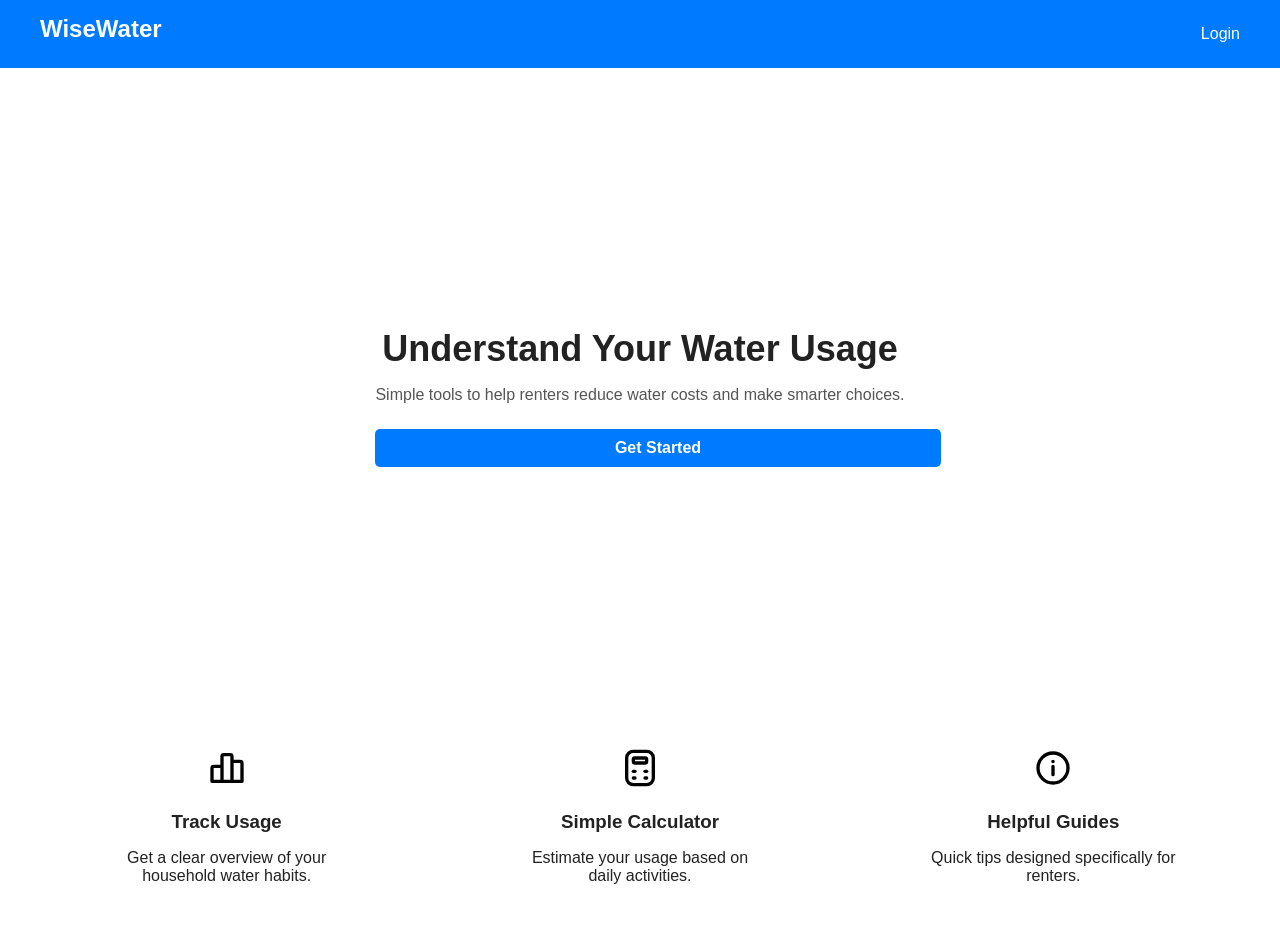
<file: index.html>
<!DOCTYPE html>
<html lang="en">
    <head>
        <meta charset="UTF-8">
        <title>Home | WiseWater</title>
        <link rel="stylesheet" href="css/style.css">
    </head>

<body>
    <nav class="nav">
        <h1 class="logo">WiseWater</h1>
        <a href="login.html">Login</a>
    </nav>

    <section class="hero">

        <div class="hero-content">
            <h2>Understand Your Water Usage</h2>

            <p>
                Simple tools to help renters reduce water costs 
                and make smarter choices.
            </p>

            <a href="login.html" class="btn">
                Get Started
            </a>
        </div>

    </section>

    <section class="features">
        
        <div class="feature">

            <img 
                src="assets/Chart_Bar_Vertical_01.svg" 
                alt="Usage Tracking Icon"
                class="feature-icon"
            >

            <h3>Track Usage</h3>

            <p>
                Get a clear overview of your household water habits.
            </p>

        </div>

        <div class="feature">

            <img 
                src="assets/calculator.svg" 
                alt="Calculator Icon"
                class="feature-icon"
            >

            <h3>Simple Calculator</h3>

            <p>
                Estimate your usage based on daily activities.
            </p>

        </div>

        <div class="feature">

            <img 
                src="assets/Info.svg" 
                alt="Information Icon"
                class="feature-icon"
            >

            <h3>Helpful Guides</h3>

            <p>
                Quick tips designed specifically for renters.
            </p>

        </div>

    </section>
</body>
</html>
</file>
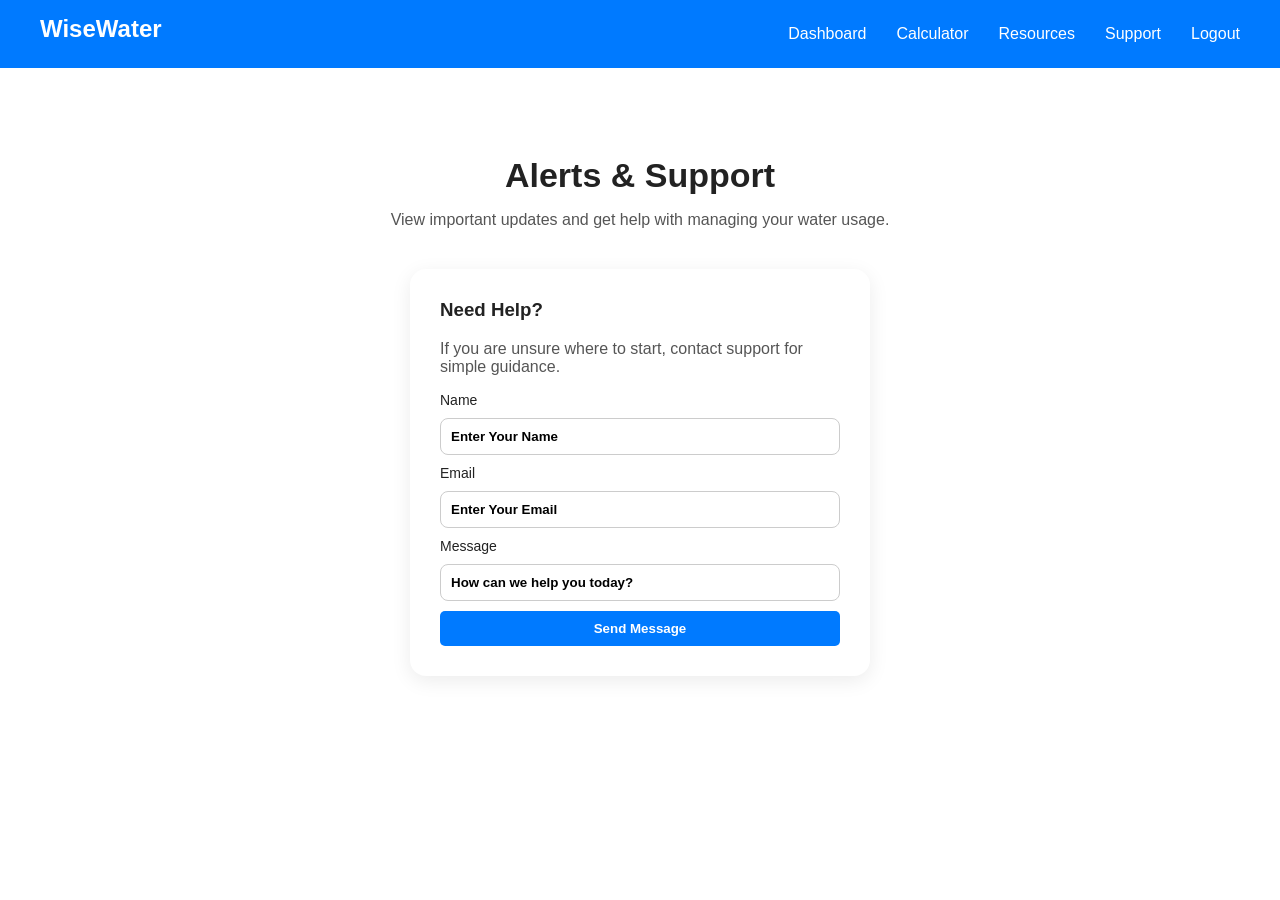
<file: alerts.html>
<!DOCTYPE html>
<html lang="en">
    <head>
        <meta charset="UTF-8">
        <title>Support | WiseWater</title>
        <link rel="stylesheet" href="css/style.css">
    </head>

<body>
    <nav class="nav">
        <h1 class="logo">WiseWater</h1>

        <div class="nav-links">
            <a href="dashboard.html">Dashboard</a>
            <a href="calculator.html">Calculator</a>
            <a href="resources.html">Resources</a>
            <a href="alerts.html">Support</a>
            <a href="index.html">Logout</a>
        </div>
    </nav>

    <main class="support-page">

        <section class="support-hero">
            <h2>Alerts & Support</h2>
            <p>View important updates and get help with managing your water usage.</p>
        </section>

        <section class="support-grid">
            <div class="support-card">
                <h3>Need Help?</h3>
                <p>If you are unsure where to start, contact support for simple guidance.</p>

                <form class="support-form">
                    <label for="name">Name</label>
                    <input type="text" id="name" placeholder="Enter Your Name">

                    <label for="name">Email</label>
                    <input type="email" id="email" placeholder="Enter Your Email">
                    
                    <label for="name">Message</label>
                    <input type="message" rows="6" placeholder="How can we help you today?">

                    <button type="submit" class="btn">Send Message</button>
                </form>
            </div>
        </section>
    </main>
    
</body>
</html>
</file>
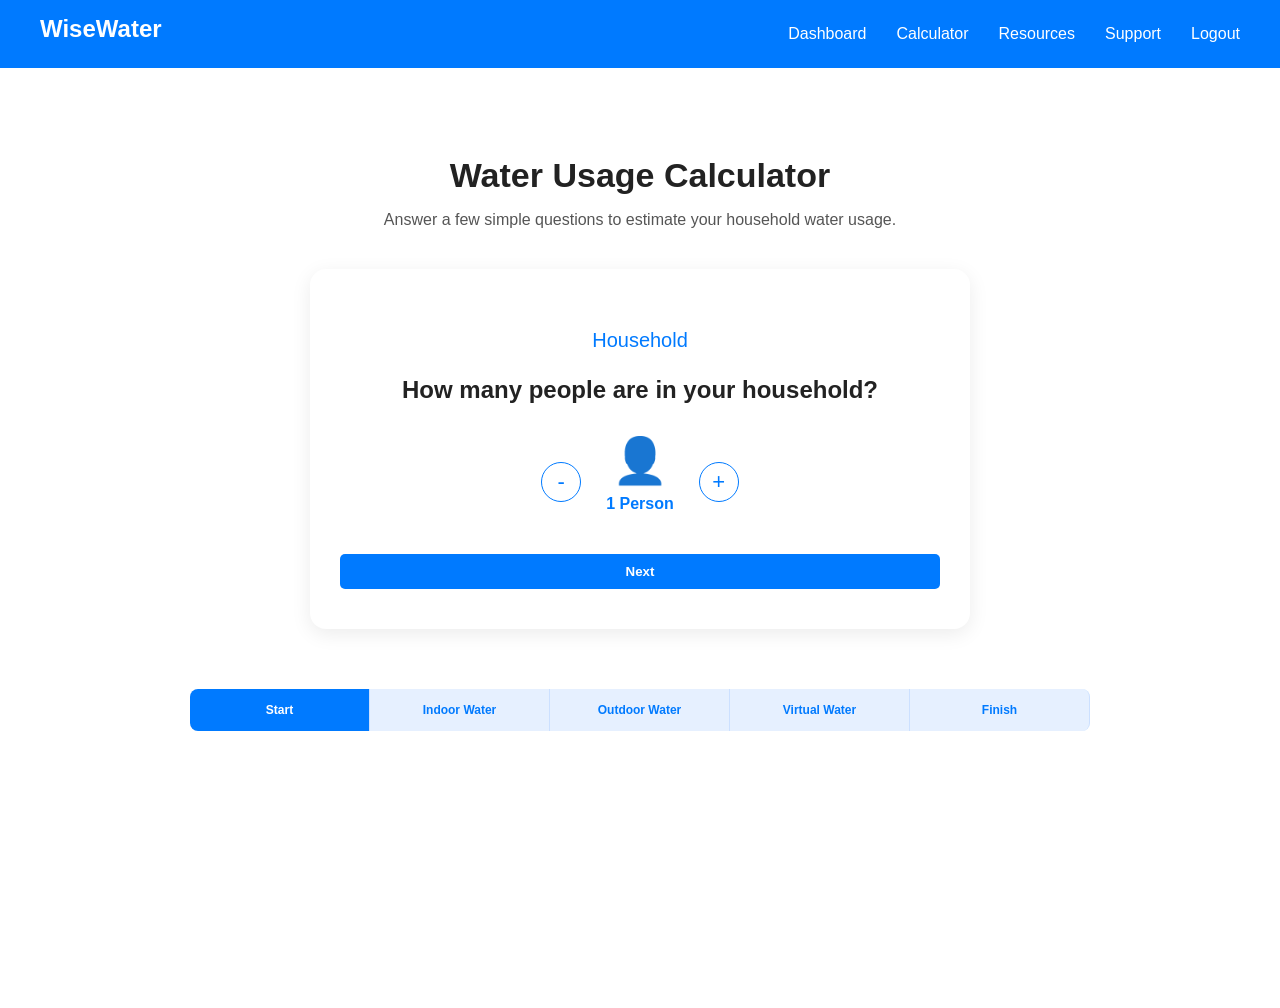
<file: calculator.html>
<!DOCTYPE html>
<html lang="en">
    <head>
        <meta charset="UTF-8">
        <title>Calculator | WiseWater</title>
        <link rel="stylesheet" href="css/style.css">
    </head>

<body>
    <nav class="nav">
        <h1 class="logo">WiseWater</h1>

        <div class="nav-links">
            <a href="dashboard.html">Dashboard</a>
            <a href="calculator.html">Calculator</a>
            <a href="resources.html">Resources</a>
            <a href="alerts.html">Support</a>
            <a href="index.html">Logout</a>
        </div>
    </nav>

    <main class="calculator-page">

        <section class="calculator-hero">
            <h2>Water Usage Calculator</h2>
            <p>Answer a few simple questions to estimate your household water usage.</p>
        </section>

        <section class="calculator-card">
            <div class="calculator-step">
                <p class="step-title">Household</p>

                <h3>How many people are in your household?</h3>

                <div class="people-controls">
                    <button type="button" class="circle-btn">-</button>

                    <div class="person-count">
                        <span class="person-icon">👤</span>
                        <p>1 Person</p>
                    </div>

                    <button type="button" class="circle-btn">+</button>
                </div>

                <button type="button" class="btn">Next</button>
            </div>
        </section>

        <section class="calculator-progress">
            <div class="progress-step active">Start</div>
            <div class="progress-step">Indoor Water</div>
            <div class="progress-step">Outdoor Water</div>
            <div class="progress-step">Virtual Water</div>
            <div class="progress-step">Finish</div>
        </section>

    </main>
    
</body>
</html>
</file>
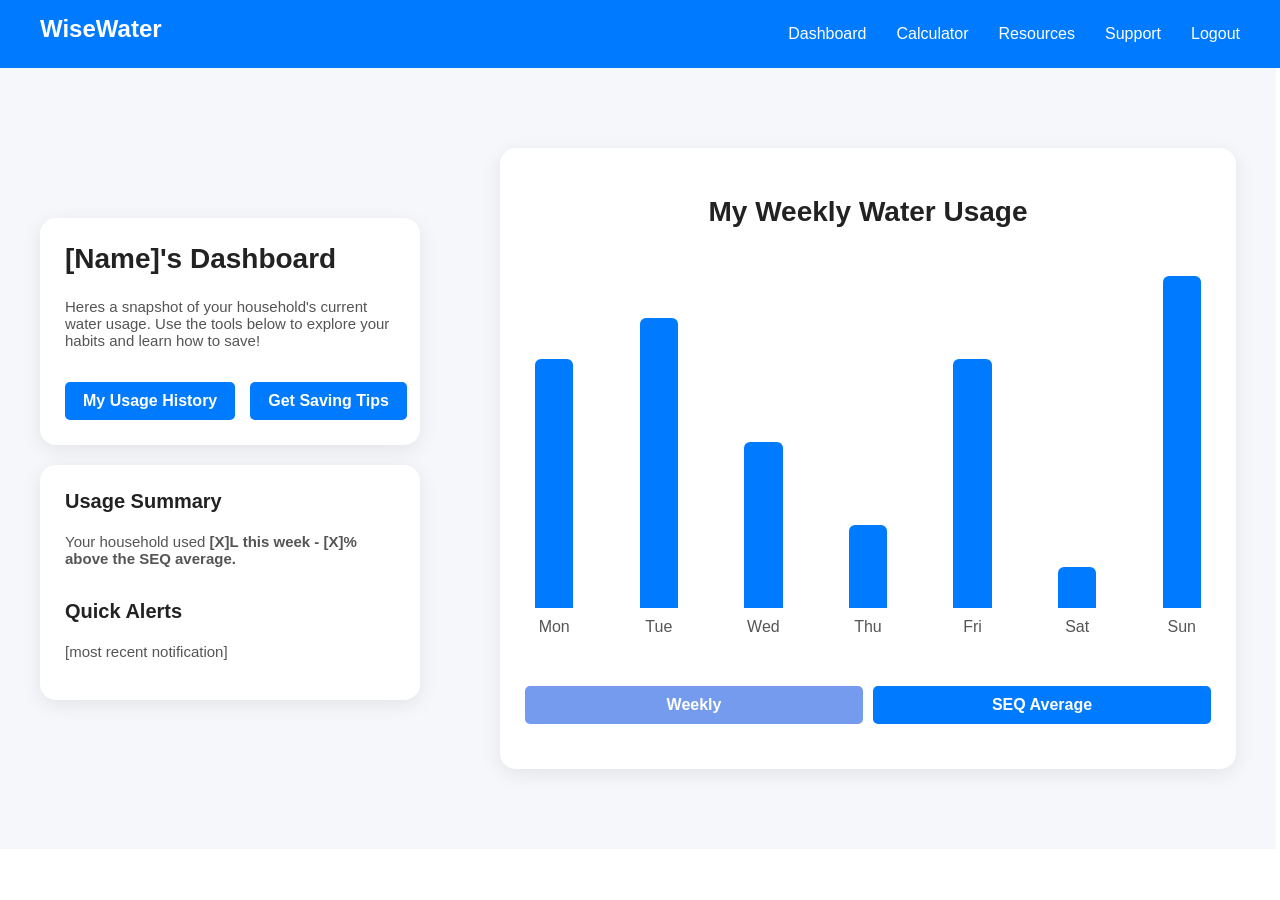
<file: dashboard.html>
<!DOCTYPE html>
<html lang="en">
  <head>
        <meta charset="UTF-8">
        <title>Dashboard | WiseWater</title>
        <link rel="stylesheet" href="css/style.css">
  </head>

  <body>
    <nav class="nav">
        <h1 class="logo">WiseWater</h1>

        <div class="nav-links">
            <a href="dashboard.html">Dashboard</a>
            <a href="calculator.html">Calculator</a>
            <a href="resources.html">Resources</a>
            <a href="alerts.html">Support</a>
            <a href="index.html">Logout</a>
        </div>
    </nav>
    
    <div class="dashboard-main">
      <section class="dashboard-left">
        
        <div class="dashboard-card-top">
          <div class="dashboard-left-content">
            <h1>[Name]'s Dashboard</h1>
            <p>Heres a snapshot of your household's current water usage. Use the tools below to explore your habits and learn how to save!</p>
            <br>
          </div>

          <div class="dashboard-left-nav">
            <!--will link to dif pages-->
            <a href="dashboard.html" class="btn">My Usage History</a>
            <a href="dashboard.html" class="btn">Get Saving Tips</a>
          </div>
        </div>
        <div class="dashboard-card-bottom">
          <div class="dashboard-left-content-2">
            <h3>Usage Summary</h3>
            <p>Your household used <strong>[X]L this week - [X]% above the SEQ average.</strong></p>
            <br>
            <h3>Quick Alerts</h3>
            <p>[most recent notification]</p>
          </div>
        </div>
      </section>

      <section class="dashboard-right">
        <div class="chart-card">

          <!--Buttons section - will replace graphs based on selection using radio buttons. 
          
          Inputs & charts must be siblings for it to fnction 
          
          Labels for inputs are located below chart -->
          <input type="radio" name="chart-type" id="weekly-view" checked>
          <input type="radio" name="chart-type" id="seq-view">

          <div class="toggle-chart" id="weekly-chart">
            <h1>My Weekly Water Usage</h1>
            <div class="chart-bar-group">
              
              <!--using divs to hardcode bar chart w/o java-->
              <!--applying unique height styles in html so we dont have to individually style each in css-->
              <div class="bar-label-group">
                <div class="chart-bar" style="height:60%"></div>
                <span class="chart-label">Mon</span>
              </div>
              <div class="bar-label-group">
                <div class="chart-bar" style="height:70%"></div>
                <span class="chart-label">Tue</span>
              </div>
              <div class="bar-label-group">
                <div class="chart-bar" style="height:40%"></div>
                <span class="chart-label">Wed</span>
              </div>
              <div class="bar-label-group">
                <div class="chart-bar" style="height:20%"></div>
                <span class="chart-label">Thu</span>
              </div>
              <div class="bar-label-group">
                <div class="chart-bar" style="height:60%"></div>
                <span class="chart-label">Fri</span>
              </div>
              <div class="bar-label-group">
                <div class="chart-bar" style="height:10%"></div>
                <span class="chart-label">Sat</span>
              </div>
              <div class="bar-label-group">
                <div class="chart-bar" style="height:80%"></div>
                <span class="chart-label">Sun</span>
              </div>
            </div>
          </div>

          <div class="toggle-chart" id="seq-chart">
            <h1>SEQ Average Water Usage</h1>
            <div class="chart-bar-group">
              
              <div class="bar-label-group">
                <div class="comparison-bar-group">
                  <div class="chart-bar" style="height:70%"></div>
                  <div class="comparison-bar">
                    <div class="chart-bar" style="height:60%"></div>
                  </div>
                </div>
                <span class="chart-label">Summer</span>
              </div>
              <div class="bar-label-group">
                <div class="comparison-bar-group">
                  <div class="chart-bar" style="height:50%"></div>
                  <div class="comparison-bar">
                    <div class="chart-bar" style="height:40%"></div>
                  </div>
                </div>
                <span class="chart-label">Autumn</span>
              </div>
              <div class="bar-label-group">
                <div class="comparison-bar-group">
                  <div class="chart-bar" style="height:40%"></div>
                  <div class="comparison-bar">
                    <div class="chart-bar" style="height:35%"></div>
                  </div>
                </div>
                <span class="chart-label">Winter</span>
              </div>
              <div class="bar-label-group">
                <div class="comparison-bar-group">
                  <div class="chart-bar" style="height:60%"></div>
                  <div class="comparison-bar">
                    <div class="chart-bar" style="height:55%"></div>
                  </div>
                </div>
                <span class="chart-label">Spring</span>
              </div>
            </div>
          </div>
          <div class="chart-labels">
            <label for="weekly-view" class="btn" id="weekly-label">Weekly</label>
            <label for="seq-view" class="btn" id="seq-label">SEQ Average</label>
          </div>

        </div>
      </section>
    </div>



  </body>
</html>
</file>
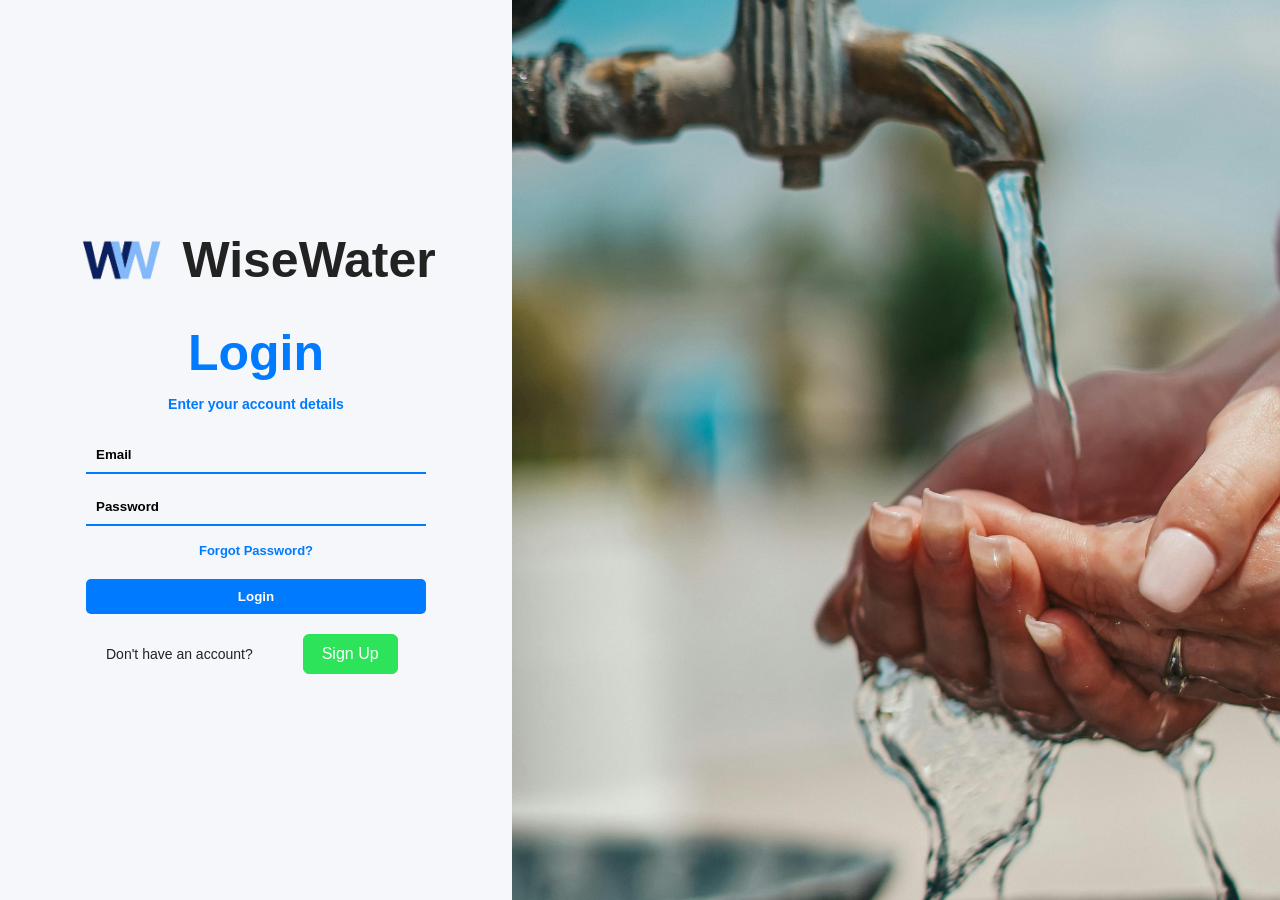
<file: login.html>
<!DOCTYPE html>
<html lang="en">
<head>
    <meta charset="UTF-8">
    <title>Login | WiseWater</title>
    <link rel="stylesheet" href="css/style.css">
</head>

<body>
    <main class="login-page">
        <section class="login-left">
            <div class="welcome-card">
                <a href="index.html" class="logo">
                    <img src="assets/WiseWater_Logo.png" alt="WiseWater Logo">
                </a>
                
                <div class="welcome-card-text">
                    <h1>WiseWater</h1>
                </div>
            </div>

            <div class="login-box">
                <h1>Login</h1>
                <p class="login-subtext">Enter your account details</p>

                <form>
                    <div class="input-group">
                        <input type="email" placeholder="Email" required>
                    </div>

                    <div class="input-group">
                        <input type="password" placeholder="Password" required>
                    </div>

                    <a href="#forgot-popup" class="forgot-btn">Forgot Password?</a>

                    <div class="form-actions">
                        <button 
                            type="button" 
                            class="btn"
                            onclick="window.location.href='dashboard.html'"
                        >
                            Login
                        </button>
                    </div>   
                </form>
            </div>

            <div class="signup-card">
                <p>Don't have an account?</p>
                <a href="#signup-popup" class="signup-btn">Sign Up</a>
            </div>
        </section>

        <section class="login-right">
            <div class="carousel">
                <div class="carousel-group">
                    <div class="carousel-card"><img src="assets/Login_image1.jpeg" alt="Water saving image 1"></div>
                    <div class="carousel-card"><img src="assets/Login_image2.jpeg" alt="Water saving image 2"></div>
                    <div class="carousel-card"><img src="assets/Login_image3.jpeg" alt="Water saving image 3"></div>
                    <div class="carousel-card"><img src="assets/Login_image4.jpeg" alt="Water saving image 4"></div>
                    <div class="carousel-card"><img src="assets/Login_image5.jpeg" alt="Water saving image 5"></div>
                    <div class="carousel-card"><img src="assets/Login_image6.jpeg" alt="Water saving image 6"></div>
                </div>

                <div aria-hidden="true" class="carousel-group"> 
                    <div class="carousel-card"><img src="assets/Login_image1.jpeg" alt=""></div>
                    <div class="carousel-card"><img src="assets/Login_image2.jpeg" alt=""></div>
                    <div class="carousel-card"><img src="assets/Login_image3.jpeg" alt=""></div>
                    <div class="carousel-card"><img src="assets/Login_image4.jpeg" alt=""></div>
                    <div class="carousel-card"><img src="assets/Login_image5.jpeg" alt=""></div>
                    <div class="carousel-card"><img src="assets/Login_image6.jpeg" alt=""></div>
                </div>
            </div>
        </section>
    </main>

    <div id="signup-popup" class="popup-overlay">
        <div class="popup-box">
            <a href="#" class="close-btn">×</a>

            <h2>Create Account</h2>
            <p>Enter your details below</p>

            <form>
                <div class="input-group">
                    <input type="text" placeholder="Full Name" required>
                </div>

                <div class="input-group">
                    <input type="email" placeholder="Email" required>
                </div>

                <div class="input-group">
                    <input type="password" placeholder="Password" required>
                </div>

                <div class="input-group">
                    <input type="password" placeholder="Confirm Password" required>
                </div>

                <button type="submit" class="signup-submit-btn">Create Account</button>
            </form>
        </div>
    </div>

    <div id="forgot-popup" class="popup-overlay">
        <div class="popup-box">
            <a href="#" class="close-btn">×</a>

            <h2>Reset Password</h2>
            <p>Enter your email address below</p>

            <form>
                <div class="input-group">
                    <input type="email" placeholder="Email Address" required>
                </div>

                <button type="submit" class="reset-submit-btn">Send Reset Link</button>
            </form>
        </div>
    </div>

</body>
</html>
</file>
<file: css/style.css>
html, body {
    margin: 0;
    padding: 0;
    font-family: 'Roboto', sans-serif;
    background: white;
    color: #222;
}

.nav {
    width: 100%;
    box-sizing: border-box; 
    display: flex;
    justify-content: space-between;
    align-items: center;
    padding: 20px 40px;
    background: #007aff;
    color: white;
}

.nav-links {
    display: flex;
    gap: 30px;
    align-items: center;
}

.nav-links a,
.nav a {
    color: white;
    text-decoration: none;
}

.logo {
    margin: 0;
}

.hero {
    display: flex;
    justify-content: center;
    align-items: center;
    height: 70vh;
    text-align: center;
}

.hero-content {
    max-width: 600px;
}

.hero h2 {
    font-size: 36px;
    margin-bottom: 10px;
}

.hero p {
    font-size: 16px;
    color: #555;
    margin-bottom: 25px;
}

.features {
    display: flex;
    justify-content: space-around;
    padding: 50px 20px;
    background: white;
}

.feature {
    max-width: 250px;
    text-align: center;
}

.feature h3 {
    margin-bottom: 10px;
}

/*-----------------------Login CSS (Start)-----------------------*/

.login-page {
    display: flex;
    min-height: 100vh;
}

/*Sign up*/
.signup-card {
    display: flex;
    flex-direction: row;
    align-items: center;
    width: 300px;
    gap: 50px
}

.signup-card p {
    margin: 0;
    font-size: 14px;
}

.signup-btn {
    background: #2ce35a;
    color: white;
    border: 1px solid #2ce35a;
    padding: 10px 18px;
    border-radius: 6px;
    cursor: pointer;
    text-decoration: none;
}

.signup-btn:hover {
    background: #29b44c;
    border-color: #29b44c;
}

/* Left side of Login Page */
.login-left {
    width: 40%;
    background: #f5f7fa;
    display: flex;
    flex-direction: column; 
    justify-content: center;
    align-items: center;
    gap: 20px;
}

.welcome-card {
    display: flex;
    flex-direction: row;
    align-items: center;
    justify-content: center;
    width: 500px; 
    padding: 2px;
    box-sizing: border-box;
}

.welcome-text {
    display: flex;
    flex-direction: column;
    text-align: left;
}

.welcome-card h1 {
    font-size: 50px;
    line-height: 1.2;
    margin: 0 0 10px 0;
}

.welcome-card img{
    max-height: 75px;
    width: auto;
}

.logo {
    display: flex;
    align-items: center;
    margin-right: 15px;
    flex-shrink: 0;
    transform: translateY(-5px); /* To fix the alignment of logo and text */
}

/* Login Box */

.login-box {
    width: 340px;
    border-radius: 16px;
    text-align: center;
}

.login-box h1 {
    /* Colour subject to change ("Login") */
    margin: 0 0 10px 0;
    text-align: center;
    color: #007aff;  
    font-size: 50px;
}

.login-subtext {
    /* Colour subject to change ("Enter your account details") */
    font-size: 14px;
    color: #007aff;
    margin-bottom: 25px;
    text-align: center;
    font-weight: bold;
}

.input-group {
    text-align: left;
    margin-bottom: 15px;
    display: flex;
    flex-direction: column;
    
}

.input-group label {
    display: block;
    font-size: 14px;
    margin-bottom: 5px;
    
}

.input-group input {
    /* Colour subject to change (The lines under email and password)*/
    width: 100%;
    box-sizing: border-box;
    padding: 10px;
    border: none;
    border-bottom: 2px solid #007aff;
    border-radius: 0;
    background: transparent;
    font-weight: bold;

}

.input-group input:focus {
    /* Removes the outline box when typing */
    outline: none;
}

.input-group input::placeholder {
    color: #000000;;
    font-weight: bold;
}

.form-actions {
    display: flex;
    flex-direction: column;
    justify-content: center;
    align-items: center;
    margin-top: 20px;
    gap: 30px;
    
}

.btn {
    display: flex;
    justify-content: center;
    align-items: center;
    background: #007aff;
    text-decoration: none;
    border: none;
    color: white;
    padding: 10px 18px;
    border-radius: 5px;
    cursor: pointer;
    width: 100%;
    font-weight: bold;
}

.btn:hover {
    display: flex;
    justify-content: center;
    align-items: center;
    background: #0066ff;
    text-decoration: none;
    border: none;
    color: white;
    padding: 10px 18px;
    border-radius: 5px;
    cursor: pointer;
    width: 100%;
    font-weight: bold;
}


/* Forgot Password Button & Form */

.forgot-btn {
    /*Colour subject to change (Forgot Password?) */
    background: none;
    color: #007aff;
    border: none;
    text-decoration: none;
    padding: 0;
    cursor: pointer;
    font-size: 13px;
    font-weight: bold;
    align-self: flex-start;
    
}

.forgot-password-section summary {
    list-style: none;
    outline: none;
}

.forgot-btn:hover {
    color: #d9e8ff;
}

.reset-password-input-group input, input::placeholder {
    color: #000000;;
    font-weight: bold;
}


.reset-submit-btn {
    background: #007aff;
    color: white;
    border-radius: 5px;
    border: 1px solid #007aff;
    border-color: #007aff;
    font-weight: bold;
    cursor: pointer;
}

/* Right side of Login page */

.login-right {
    height: 100vh;
    width: 60%;
    background: white;
    display: flex;
    overflow: hidden;
    position: relative;
}

/*Carousel Image*/

.carousel {
    height: 100%;
    width: 100%;
    display: flex;
    overflow: hidden; /* Hides the scrollbar and other items outside the bounds */
    align-items: stretch;
    box-sizing: border-box;
}

.carousel-group {
    display: flex;
    align-items: stretch;
    justify-content: flex-start;
    flex-shrink: 0;
    min-width: 100%;
    animation: slide 30s infinite linear;
    height: 100%;
}

.carousel-card {
    flex: 0 0 1150px;
    height: 100%;
    box-sizing: border-box;
    overflow: hidden;
}

.carousel-card img {
    width: 100%;
    height: 100%;
    object-fit: cover;
    display: block;
}

/* Carousel sliding animation */
@keyframes slide {
    from {translate: 0;}
    to {translate: -100%;}
}

/*-----------------------Login CSS (end)-----------------------*/

.support-page {
    padding: 60px 40px;
}

.support-hero {
    text-align: center;
    max-width: 700px;
    margin: 0 auto 40px auto;
}

.support-hero h2 {
    font-size: 34px;
    margin-bottom: 10px;
}

.support-hero p {
    color: #555;
}

.support-grid {
    display: flex;
    gap: 30px;
    justify-content: center;
    align-items: flex-start;
}

.support-card {
    background: white;
    padding: 30px;
    width: 400px;
    border-radius: 16px;
    box-shadow: 0 5px 20px rgba(0,0,0,0.08);
}

.support-card h3 {
    margin-top: 0;
}

.support-card p {
    color: #555;
}

.support-form {
    display: flex;
    flex-direction: column;
    gap: 10px;
}

.support-form label {
    font-size: 14px;
    font-weight: 500;
}

.support-form input,
.support-form textarea {
    padding: 10px;
    border: 1px solid #ccc;
    border-radius: 8px;
    font-family: 'Roboto', sans-serif;
}

.support-form textarea {
    resize: vertical;
}

/*-----------------------Dashboard CSS (Start)-----------------------*/

.dashboard-main {
  display: flex;
  flex-direction: row;
}

.dashboard-left {
  /*need to change width to adjust with window size*/
  width: 460px;
  display: flex;
  flex-direction: column;
  justify-content: center;
  padding: 50px 40px;
  box-sizing: border-box;
  background: #f5f7fa
}

.dashboard-card-top {
  background: white;
  padding: 25px;
  border-radius: 16px;
  box-shadow: 0 5px 20px rgba(0,0,0,0.08);
}

.dashboard-left-content h1{
  font-size: 28px;
  margin-top: 0;
}

.dashboard-left p{
  color: #555;
  font-size: 15px;
}

.dashboard-left-nav {
  display: flex;
  flex-direction: row;
  gap: 15px;
}

.dashboard-left-nav .btn{
  white-space: nowrap;
}

.dashboard-card-bottom {
  background: white;
  padding: 25px;
  border-radius: 16px;
  box-shadow: 0 5px 20px rgba(0,0,0,0.08);
  display: flex;
  flex-direction: column;
  margin-top: 20px;
}

.dashboard-left-content-2 h3 {
  margin-top: 0;
  font-size: 20px;
}

.dashboard-right{
  width: calc(70vw - 80px);
  min-width: 550px;
  display: flex;
  flex-direction: column;
  justify-content: center;
  padding: 80px 40px;
  box-sizing: border-box;
  background: #f5f7fa
}

.chart-card {
  background: white;
  
  padding: 25px;
  border-radius: 16px;
  box-shadow: 0 5px 20px rgba(0,0,0,0.08);
  
}

.chart-bar {
  /* colour subject to change */
  background: #007aff;
  width: 3vw;
  border-radius: 6px 6px 0 0;
}

.chart-label{
  color: #555;
  margin-top: 10px;
  margin-bottom: 40px;
}

.bar-label-group{
  display: flex;
  flex-direction: column;
  align-items: center;
  justify-content: flex-end; /*pushing group down*/
  height: 100%;
  
}

.chart-bar-group {
  display: flex;
  height: 415px;
  align-items: flex-end; 
  justify-content: space-between;
  padding: 10px;
  border-radius: 8px;
}

.chart-card h1 {
  font-size: 28px;
  text-align: center;
}

.chart-labels {
  display: flex;
  gap: 10px;
  margin-bottom: 20px;
  justify-content: center;
  
}

.chart-labels .btn {
  min-width: 120px;
  text-align: center;
}

.comparison-bar-group {
  display: flex;
  align-items: flex-end;
  height: 100%
}

.comparison-bar .chart-bar{
  background: #83b9f9;
}

.comparison-bar {
  height: 100%;
  display: flex;
  align-items: flex-end;
}
/*radio button content switching (~ selects all siblings)*/

/*no charts display by default*/
#weekly-chart, #seq-chart{
  display: none;
}

/*eg. if weekly view button is in checked state, selects all siblings with id '#weekly chart' & changes display state from none to block. (note: children keep flex display state)*/
#weekly-view:checked ~ #weekly-chart, #seq-view:checked ~ #seq-chart{
  display: block;
}

/*hide radio buttons - only labels visible & clickable*/
#weekly-view, #seq-view {
  display: none;
}

/*change colour of active button*/
/*.chart-labels is the sibling, had to select it to select children*/
#weekly-view:checked ~ .chart-labels #weekly-label, #seq-view:checked ~ .chart-labels #seq-label{
  background: #749bed;
  border-color: #507cd9;
}

/*-----------------------Dashboard CSS (end)-----------------------*/

/* Calculator stuff start - Jack */

.calculator-page {
    padding: 60px 40px;
    min-height: calc(100vh - 80px);
    background: white; 
    text-align: center;
}

.calculator-hero {
    max-width: 700px;
    margin: 0 auto 40px auto;
}

.calculator-hero h2 {
    font-size: 34px;
    margin-bottom: 10px;
}

.calculator-hero p {
    color: #555;
}

.calculator-card {
    background: white;
    max-width: 600px;
    margin: 0 auto;
    padding: 40px 30px;
    border-radius: 16px;
    box-shadow: 0 5px 20px rgba(0,0,0,0.08);
}

.step-title {
    color: #007aff; 
    font-size: 20px;
    margin-bottom: 20px;
}

.calculator-step h3 {
    font-size: 24px;
    margin-bottom: 30px;
}

.people-controls {
    display: flex;
    justify-content: center;
    align-items: center;
    gap: 25px;
    margin-bottom: 25px;
}

.circle-btn {
    width: 40px;
    height: 40px;
    border-radius: 50%;
    border: 1px solid #007aff;
    background: white;
    color: #007aff;
    font-size: 22px;
    cursor: pointer;
}

.circle-btn:hover {
    background: #e6f0ff; 
}

.person-icon {
    font-size: 45px;
}

.person-count p {
    margin-top: 8px;
    color: #007aff;
    font-weight: bold;
}


.calculator-step .btn {
    margin-top: 10px;
}

/* progress bar */
.calculator-progress {
    display: flex;
    justify-content: center;
    margin: 60px auto 0 auto;
    max-width: 900px;
}

.progress-step {
    flex: 1;
    background: #e6f0ff; 
    color: #007aff;
    padding: 14px;
    font-size: 12px;
    font-weight: bold;
    border-right: 1px solid #cce0ff;
}

.progress-step.active {
    background: #007aff;
    color: white;
}

.progress-step:first-child {
    border-radius: 8px 0 0 8px;
}

.progress-step:last-child {
    border-radius: 0 8px 8px 0;
}

/* Calculator stuff end - Jack */

/* popup-signup stuff - dyl */

.popup-overlay {
    display: none;
    position: fixed;
    inset: 0;
    background: rgba(0, 0, 0, 0.45);
    justify-content: center;
    align-items: center;
    z-index: 1000;
}

.popup-overlay:target {
    display: flex;
}

.popup-box {
    position: relative;
    background: white;
    width: 340px;
    padding: 35px;
    border-radius: 16px;
    box-shadow: 0 5px 25px rgba(0,0,0,0.2);
    text-align: center;
}

.popup-box h2 {
    margin: 0 0 10px 0;
}

.popup-box p {
    color: #666;
    margin-bottom: 20px;
}

.close-btn {
    position: absolute;
    top: 12px;
    right: 16px;
    text-decoration: none;
    color: #555;
    font-size: 24px;
}

.signup-submit-btn {
    width: 100%;
    background: #2ce35a;
    color: white;
    border: none;
    padding: 12px 20px;
    border-radius: 6px;
    cursor: pointer;
}

.signup-submit-btn:hover {
    background: #29b44c;
}

.reset-submit-btn {
    width: 100%;
    background: #FFA500;
    color: white;
    border: none;
    padding: 12px 20px;
    border-radius: 6px;
    cursor: pointer;
}

.reset-submit-btn:hover {
    background: #FF8C00;
}

.feature-icon {
    width: 40px;
    height: 40px;
    margin-bottom: 0px;
    filter: brightness(0);
}
</file>
